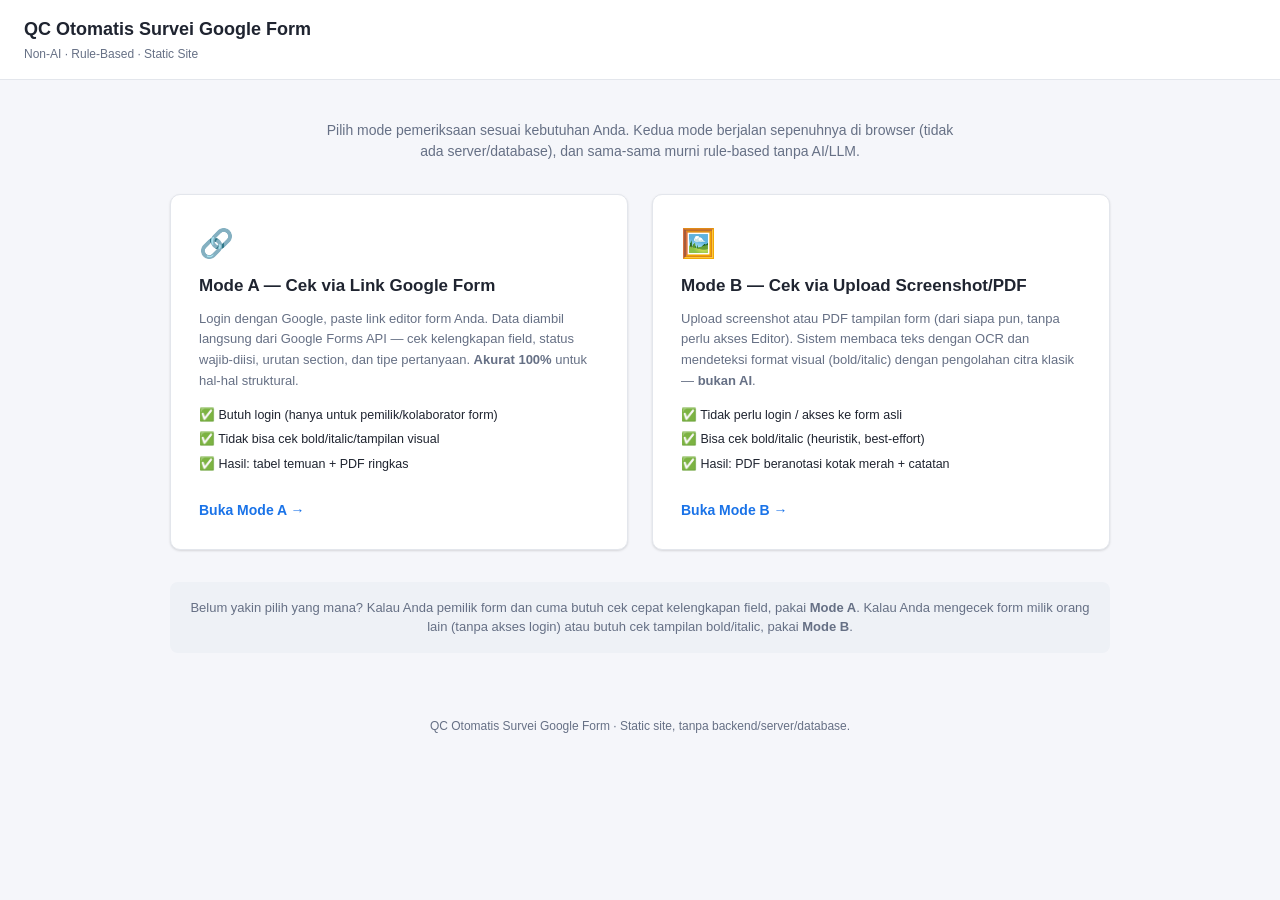
<file: index.html>
<!DOCTYPE html>
<html lang="id">
<head>
<meta charset="UTF-8" />
<meta name="viewport" content="width=device-width, initial-scale=1.0" />
<title>QC Otomatis Survei Google Form</title>
<link rel="stylesheet" href="css/style.css" />
<link rel="stylesheet" href="css/landing.css" />
</head>
<body>

<header class="topbar">
  <div>
    <h1>QC Otomatis Survei Google Form</h1>
    <div class="subtitle">Non-AI · Rule-Based · Static Site</div>
  </div>
</header>

<main class="landing-main">

  <p class="landing-intro">
    Pilih mode pemeriksaan sesuai kebutuhan Anda. Kedua mode berjalan sepenuhnya di
    browser (tidak ada server/database), dan sama-sama murni rule-based tanpa AI/LLM.
  </p>

  <div class="mode-grid">

    <a href="mode-a.html" class="mode-card">
      <div class="mode-card-icon">🔗</div>
      <h2>Mode A — Cek via Link Google Form</h2>
      <p class="mode-card-desc">
        Login dengan Google, paste link editor form Anda. Data diambil langsung dari
        Google Forms API — cek kelengkapan field, status wajib-diisi, urutan section,
        dan tipe pertanyaan. <strong>Akurat 100%</strong> untuk hal-hal struktural.
      </p>
      <ul class="mode-card-points">
        <li>✅ Butuh login (hanya untuk pemilik/kolaborator form)</li>
        <li>✅ Tidak bisa cek bold/italic/tampilan visual</li>
        <li>✅ Hasil: tabel temuan + PDF ringkas</li>
      </ul>
      <span class="mode-card-cta">Buka Mode A →</span>
    </a>

    <a href="mode-b.html" class="mode-card">
      <div class="mode-card-icon">🖼️</div>
      <h2>Mode B — Cek via Upload Screenshot/PDF</h2>
      <p class="mode-card-desc">
        Upload screenshot atau PDF tampilan form (dari siapa pun, tanpa perlu akses
        Editor). Sistem membaca teks dengan OCR dan mendeteksi format visual
        (bold/italic) dengan pengolahan citra klasik — <strong>bukan AI</strong>.
      </p>
      <ul class="mode-card-points">
        <li>✅ Tidak perlu login / akses ke form asli</li>
        <li>✅ Bisa cek bold/italic (heuristik, best-effort)</li>
        <li>✅ Hasil: PDF beranotasi kotak merah + catatan</li>
      </ul>
      <span class="mode-card-cta">Buka Mode B →</span>
    </a>

  </div>

  <div class="landing-note">
    Belum yakin pilih yang mana? Kalau Anda pemilik form dan cuma butuh cek cepat
    kelengkapan field, pakai <strong>Mode A</strong>. Kalau Anda mengecek form
    milik orang lain (tanpa akses login) atau butuh cek tampilan bold/italic,
    pakai <strong>Mode B</strong>.
  </div>

</main>

<footer>
  QC Otomatis Survei Google Form · Static site, tanpa backend/server/database.
</footer>

</body>
</html>
</file>
<file: css/style.css>
:root {
  --bg: #f5f6fa;
  --card-bg: #ffffff;
  --primary: #1a73e8;
  --primary-dark: #1558b0;
  --text: #1f2430;
  --muted: #667085;
  --border: #e3e6ec;
  --danger: #d93025;
  --success: #188038;
  --radius: 10px;
  --shadow: 0 1px 3px rgba(0,0,0,0.08), 0 1px 2px rgba(0,0,0,0.06);
}

* { box-sizing: border-box; }

body {
  margin: 0;
  font-family: "Segoe UI", Roboto, -apple-system, sans-serif;
  background: var(--bg);
  color: var(--text);
  line-height: 1.5;
}

header.topbar {
  background: var(--card-bg);
  border-bottom: 1px solid var(--border);
  padding: 16px 24px;
  display: flex;
  align-items: center;
  justify-content: space-between;
}

header.topbar h1 {
  font-size: 18px;
  margin: 0;
}

header.topbar .subtitle {
  font-size: 12px;
  color: var(--muted);
  margin-top: 2px;
}

main {
  max-width: 900px;
  margin: 32px auto;
  padding: 0 20px;
}

.card {
  background: var(--card-bg);
  border-radius: var(--radius);
  box-shadow: var(--shadow);
  padding: 24px;
  margin-bottom: 24px;
}

.card h2 {
  margin-top: 0;
  font-size: 16px;
}

.status-row {
  display: flex;
  align-items: center;
  gap: 12px;
  margin-bottom: 12px;
}

.status-dot {
  width: 10px;
  height: 10px;
  border-radius: 50%;
  background: var(--danger);
  flex-shrink: 0;
}

.status-dot.online { background: var(--success); }

button {
  font-family: inherit;
  font-size: 14px;
  border: none;
  border-radius: 6px;
  padding: 10px 18px;
  cursor: pointer;
  font-weight: 600;
  transition: background 0.15s ease;
}

button.btn-primary {
  background: var(--primary);
  color: #fff;
}
button.btn-primary:hover { background: var(--primary-dark); }
button.btn-primary:disabled {
  background: #a9c3ee;
  cursor: not-allowed;
}

button.btn-secondary {
  background: #eef1f6;
  color: var(--text);
}
button.btn-secondary:hover { background: #dfe4ec; }

input[type="text"] {
  width: 100%;
  padding: 10px 12px;
  border: 1px solid var(--border);
  border-radius: 6px;
  font-size: 14px;
  font-family: inherit;
}

input[type="text"]:focus {
  outline: none;
  border-color: var(--primary);
}

.field-row {
  display: flex;
  gap: 10px;
  align-items: center;
  flex-wrap: wrap;
}

.field-row input[type="text"] { flex: 1; min-width: 260px; }

.hint {
  font-size: 12px;
  color: var(--muted);
  margin-top: 6px;
}

.alert {
  padding: 12px 14px;
  border-radius: 8px;
  font-size: 13px;
  margin-top: 12px;
}
.alert-error {
  background: #fdecea;
  color: var(--danger);
  border: 1px solid #f6c6c2;
}
.alert-warning {
  background: #fff8e1;
  color: #8a6d00;
  border: 1px solid #f2e2a3;
}
.alert-info {
  background: #e8f0fe;
  color: var(--primary-dark);
  border: 1px solid #c6dafc;
}

.hidden { display: none !important; }

table.findings-table {
  width: 100%;
  border-collapse: collapse;
  font-size: 13px;
  margin-top: 12px;
}

table.findings-table th,
table.findings-table td {
  border: 1px solid var(--border);
  padding: 8px 10px;
  text-align: left;
  vertical-align: top;
}

table.findings-table th {
  background: #f0f2f6;
  font-weight: 600;
}

table.findings-table tr:nth-child(even) { background: #fafbfc; }

.badge {
  display: inline-block;
  padding: 2px 8px;
  border-radius: 100px;
  font-size: 11px;
  font-weight: 700;
  text-transform: uppercase;
}
.badge-belum { background: #fdecea; color: var(--danger); }
.badge-ok { background: #e6f4ea; color: var(--success); }

.summary-bar {
  display: flex;
  gap: 16px;
  margin-bottom: 16px;
  flex-wrap: wrap;
}
.summary-chip {
  background: #f0f2f6;
  border-radius: 8px;
  padding: 10px 16px;
  font-size: 13px;
}
.summary-chip strong { font-size: 18px; display: block; }

footer {
  text-align: center;
  color: var(--muted);
  font-size: 12px;
  padding: 24px;
}

.spinner {
  width: 16px;
  height: 16px;
  border: 2px solid #cfd8e6;
  border-top-color: var(--primary);
  border-radius: 50%;
  display: inline-block;
  animation: spin 0.7s linear infinite;
  vertical-align: middle;
  margin-right: 8px;
}
@keyframes spin { to { transform: rotate(360deg); } }

.form-meta {
  font-size: 13px;
  color: var(--muted);
  margin-bottom: 8px;
}
.form-meta strong { color: var(--text); }
</file>
<file: css/landing.css>
.landing-main {
  max-width: 980px;
  margin: 40px auto;
  padding: 0 20px;
}

.landing-intro {
  text-align: center;
  color: var(--muted);
  font-size: 14px;
  max-width: 640px;
  margin: 0 auto 32px;
}

.mode-grid {
  display: grid;
  grid-template-columns: repeat(auto-fit, minmax(320px, 1fr));
  gap: 24px;
}

.mode-card {
  display: flex;
  flex-direction: column;
  background: var(--card-bg);
  border-radius: var(--radius);
  box-shadow: var(--shadow);
  border: 1px solid var(--border);
  padding: 28px;
  text-decoration: none;
  color: var(--text);
  transition: transform 0.15s ease, box-shadow 0.15s ease, border-color 0.15s ease;
}

.mode-card:hover {
  transform: translateY(-2px);
  box-shadow: 0 4px 14px rgba(0,0,0,0.1);
  border-color: var(--primary);
}

.mode-card-icon {
  font-size: 28px;
  margin-bottom: 8px;
}

.mode-card h2 {
  font-size: 17px;
  margin: 0 0 10px;
}

.mode-card-desc {
  font-size: 13px;
  color: var(--muted);
  line-height: 1.6;
  margin: 0 0 14px;
}

.mode-card-points {
  list-style: none;
  padding: 0;
  margin: 0 0 20px;
  font-size: 12.5px;
  color: var(--text);
}

.mode-card-points li {
  margin-bottom: 6px;
}

.mode-card-cta {
  margin-top: auto;
  font-weight: 700;
  color: var(--primary);
  font-size: 14px;
}

.landing-note {
  margin-top: 32px;
  background: #eef1f6;
  border-radius: 8px;
  padding: 16px 20px;
  font-size: 13px;
  color: var(--muted);
  text-align: center;
}
</file>
